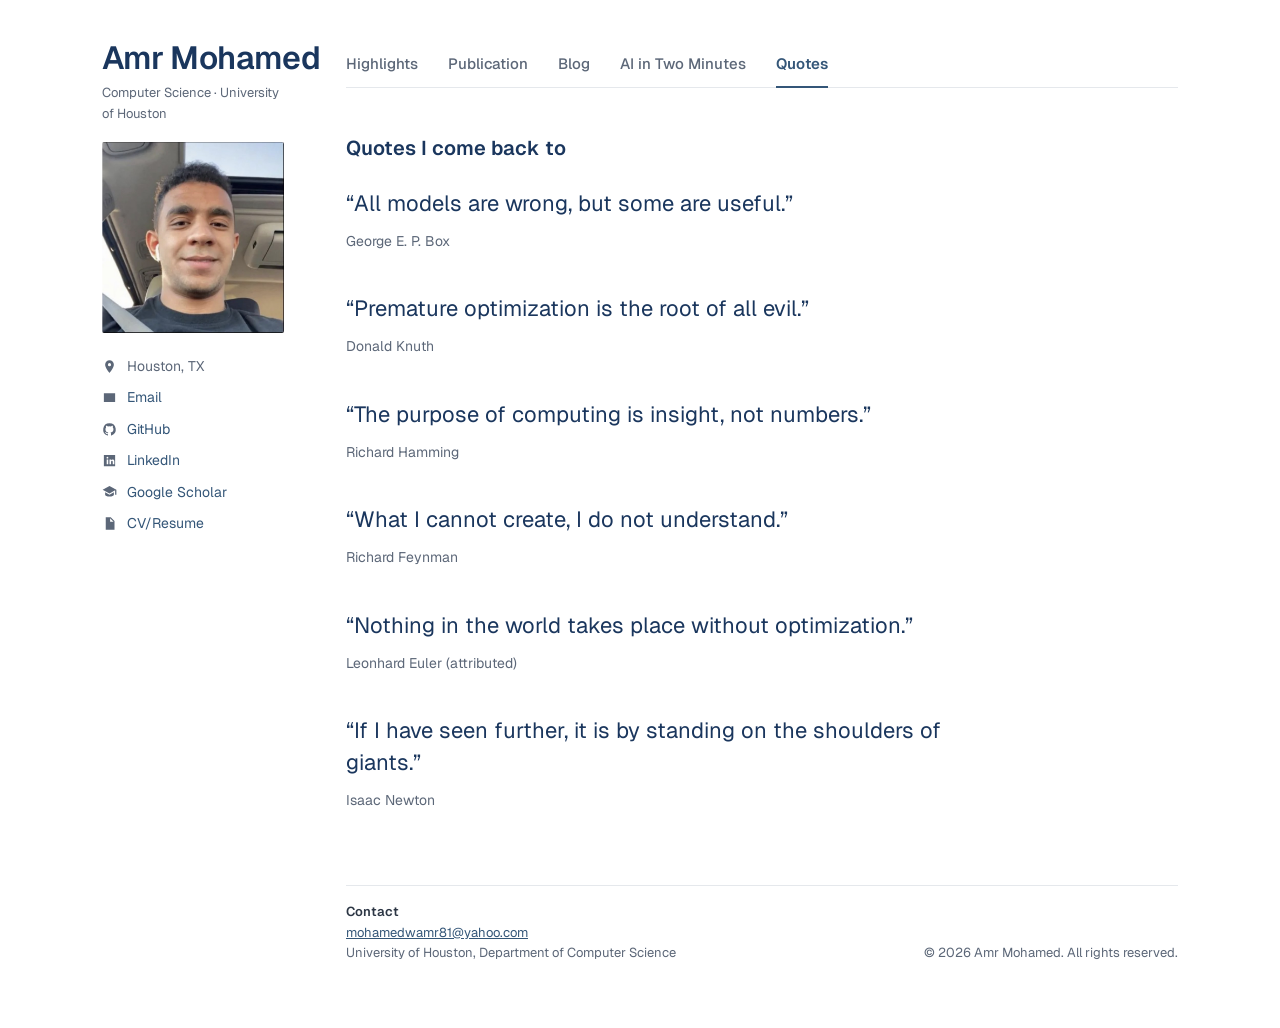
<file: quotes.html>
<!DOCTYPE html>
<html lang="en">
<head>
<meta charset="UTF-8">
<meta name="viewport" content="width=device-width, initial-scale=1">
<meta name="theme-color" content="#ffffff">
<title>Quotes | Amr Mohamed</title>
<meta name="description" content="Amr Mohamed: Computer Science, University of Houston. Optimization, AI for optimization, and energy systems.">
<link rel="preconnect" href="https://fonts.googleapis.com">
<link href="https://fonts.googleapis.com/css2?family=Geist:wght@400;500;600&display=swap" rel="stylesheet">
<link rel="stylesheet" href="style.css?v=15">
</head>
<body>
<div class="page">
<aside class="side">
  <h1><a href="index.html">Amr Mohamed</a></h1>
  <p class="sub">Computer Science · University of Houston</p>
  <div class="portrait">
    <img src="images/profile.jpg?v=75b1ff2b" onerror="this.onerror=null;this.src='images/profile.svg'" alt="Portrait of Amr Mohamed">
    <img class="hover-art" src="images/goku-hover.webp" alt="">
  </div>
  <ul>
    <li><span><svg viewBox="0 0 24 24"><path d="M12 2a7 7 0 0 0-7 7c0 5 7 13 7 13s7-8 7-13a7 7 0 0 0-7-7zm0 9.5A2.5 2.5 0 1 1 12 6.5a2.5 2.5 0 0 1 0 5z"/></svg>Houston, TX</span></li>
    <li><a href="mailto:mohamedwamr81@yahoo.com"><svg viewBox="0 0 24 24"><path d="M3 5h18v14H3zM4.5 6.5 12 12l7.5-5.5V8L12 13.5 4.5 8z"/></svg>Email</a></li>
    <li><a href="https://github.com/MAmr9UH"><svg viewBox="0 0 24 24"><path d="M12 2a10 10 0 0 0-3.2 19.5c.5.1.7-.2.7-.5v-1.7c-2.8.6-3.4-1.3-3.4-1.3-.5-1.2-1.1-1.5-1.1-1.5-.9-.6.1-.6.1-.6 1 .1 1.5 1 1.5 1 .9 1.6 2.4 1.1 2.9.8.1-.7.4-1.1.6-1.3-2.2-.3-4.6-1.1-4.6-5 0-1.1.4-2 1-2.7-.1-.3-.4-1.3.1-2.7 0 0 .8-.3 2.8 1a9.6 9.6 0 0 1 5 0c1.9-1.3 2.8-1 2.8-1 .5 1.4.2 2.4.1 2.7.6.7 1 1.6 1 2.7 0 3.9-2.4 4.7-4.6 5 .4.3.7.9.7 1.9V21c0 .3.2.6.7.5A10 10 0 0 0 12 2z"/></svg>GitHub</a></li>
    <li><a href="https://linkedin.com/in/Mohamed-Amr-UH"><svg viewBox="0 0 24 24"><path d="M3 3h18v18H3zm4.5 7.5V18H10v-7.5zM8.7 6a1.4 1.4 0 1 0 0 2.8 1.4 1.4 0 0 0 0-2.8zM12 10.5V18h2.5v-4c0-1.2.6-1.8 1.4-1.8s1.3.6 1.3 1.8v4h2.5v-4.6c0-2.3-1.2-3.1-2.8-3.1-1.2 0-2 .6-2.4 1.2v-1z"/></svg>LinkedIn</a></li>
    <li><a href="#"><svg viewBox="0 0 24 24"><path d="M12 3 1 9l11 6 9-4.9V17h2V9zM5 13.2V17c0 1.7 3.1 3 7 3s7-1.3 7-3v-3.8l-7 3.8z"/></svg>Google Scholar</a></li>
    <li><a href="cv.pdf"><svg viewBox="0 0 24 24"><path d="M6 2h8l6 6v14H6zm7 1.5V9h5.5zM9 13h8v1.5H9zm0 3h8v1.5H9z"/></svg>CV/Resume</a></li>
  </ul>
</aside>
<main>
  <nav class="tabs" aria-label="Main navigation">
    <a href="index.html">Highlights</a>
    <a href="publications.html">Publication</a>
    <a href="blog.html">Blog</a>
    <a href="teaching.html">AI in Two Minutes</a>
    <a href="quotes.html" class="on" aria-current="page">Quotes</a>
  </nav>
  <h2 style="margin-top:0">Quotes I come back to</h2>
  <!-- To add a quote, copy one <blockquote>. -->
  <blockquote class="quote"><p>“All models are wrong, but some are useful.”</p><cite>George E. P. Box</cite></blockquote>
  <blockquote class="quote"><p>“Premature optimization is the root of all evil.”</p><cite>Donald Knuth</cite></blockquote>
  <blockquote class="quote"><p>“The purpose of computing is insight, not numbers.”</p><cite>Richard Hamming</cite></blockquote>
  <blockquote class="quote"><p>“What I cannot create, I do not understand.”</p><cite>Richard Feynman</cite></blockquote>
  <blockquote class="quote"><p>“Nothing in the world takes place without optimization.”</p><cite>Leonhard Euler (attributed)</cite></blockquote>
  <blockquote class="quote"><p>“If I have seen further, it is by standing on the shoulders of giants.”</p><cite>Isaac Newton</cite></blockquote>
  <footer><div><strong>Contact</strong><br><a href="mailto:mohamedwamr81@yahoo.com">mohamedwamr81@yahoo.com</a><br>University of Houston, Department of Computer Science</div><div>© 2026 Amr Mohamed. All rights reserved.</div></footer>
</main>
</div>
</body>
</html>
</file>
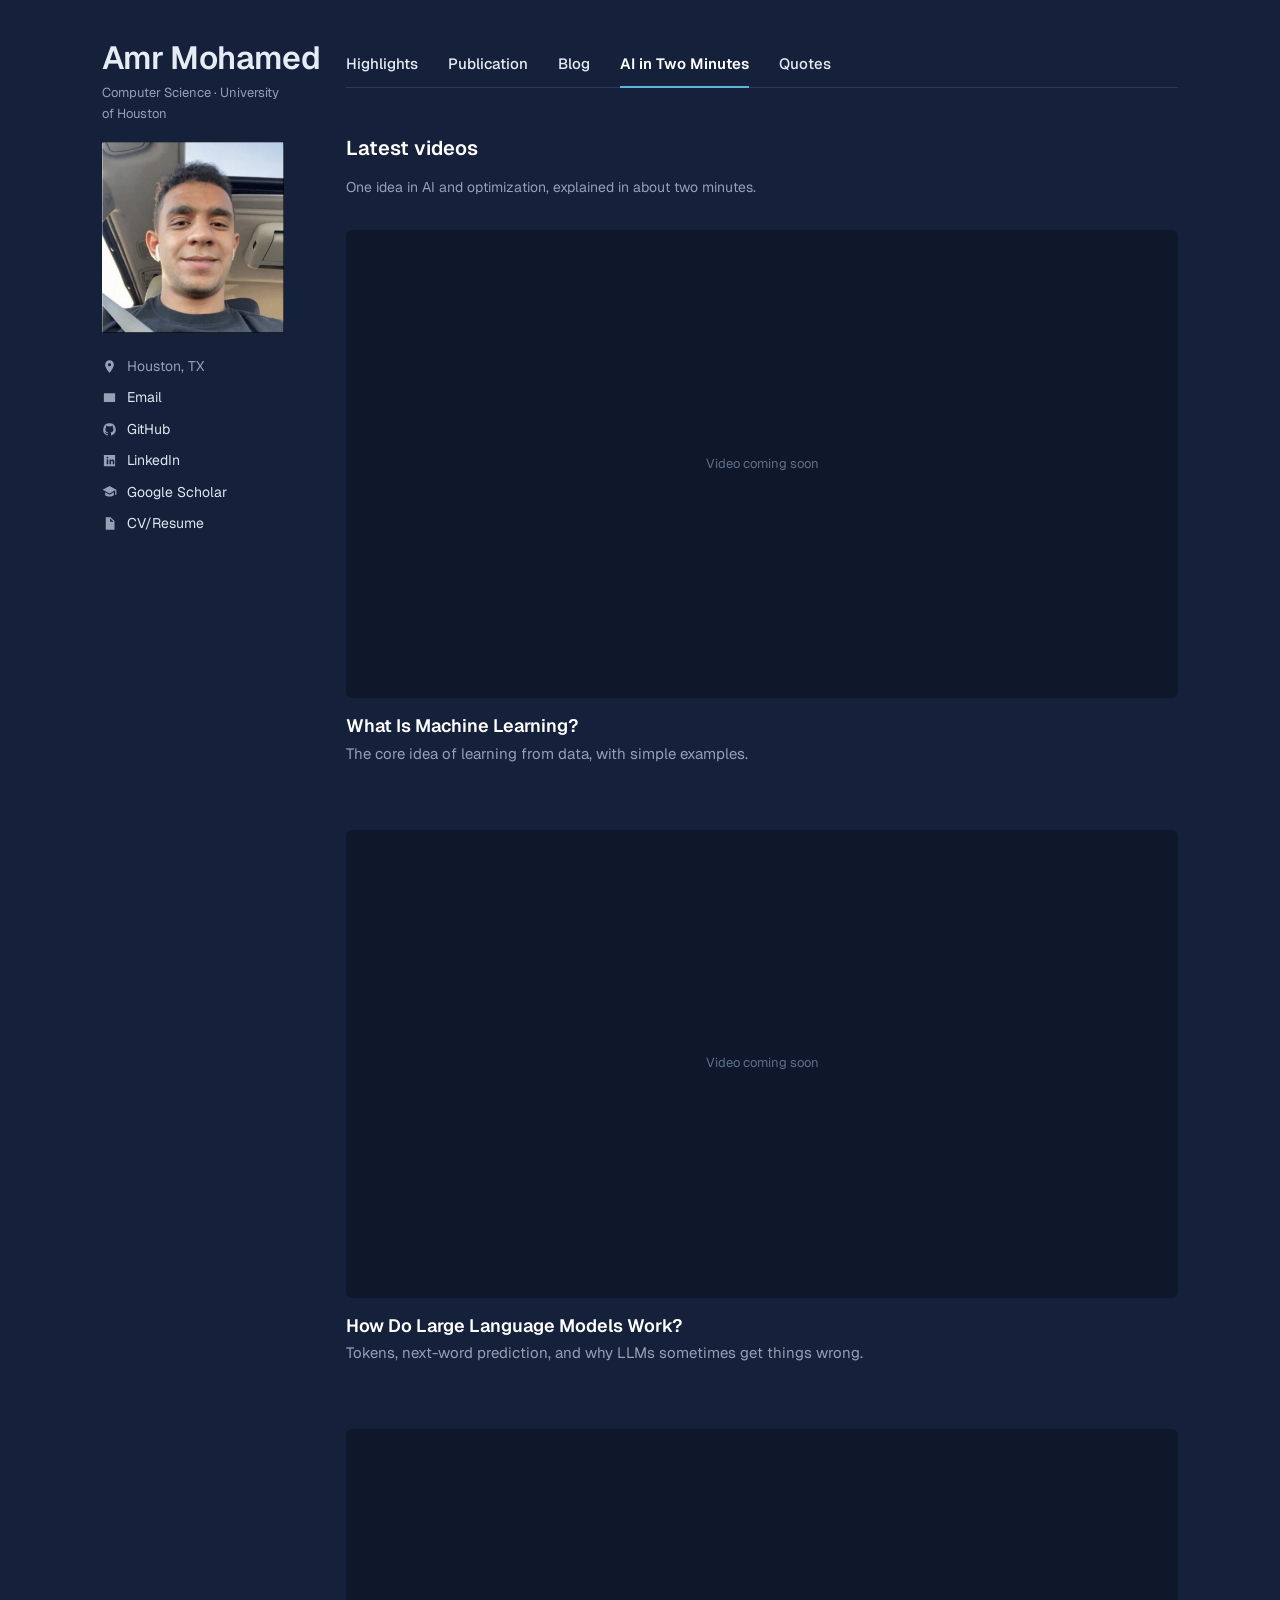
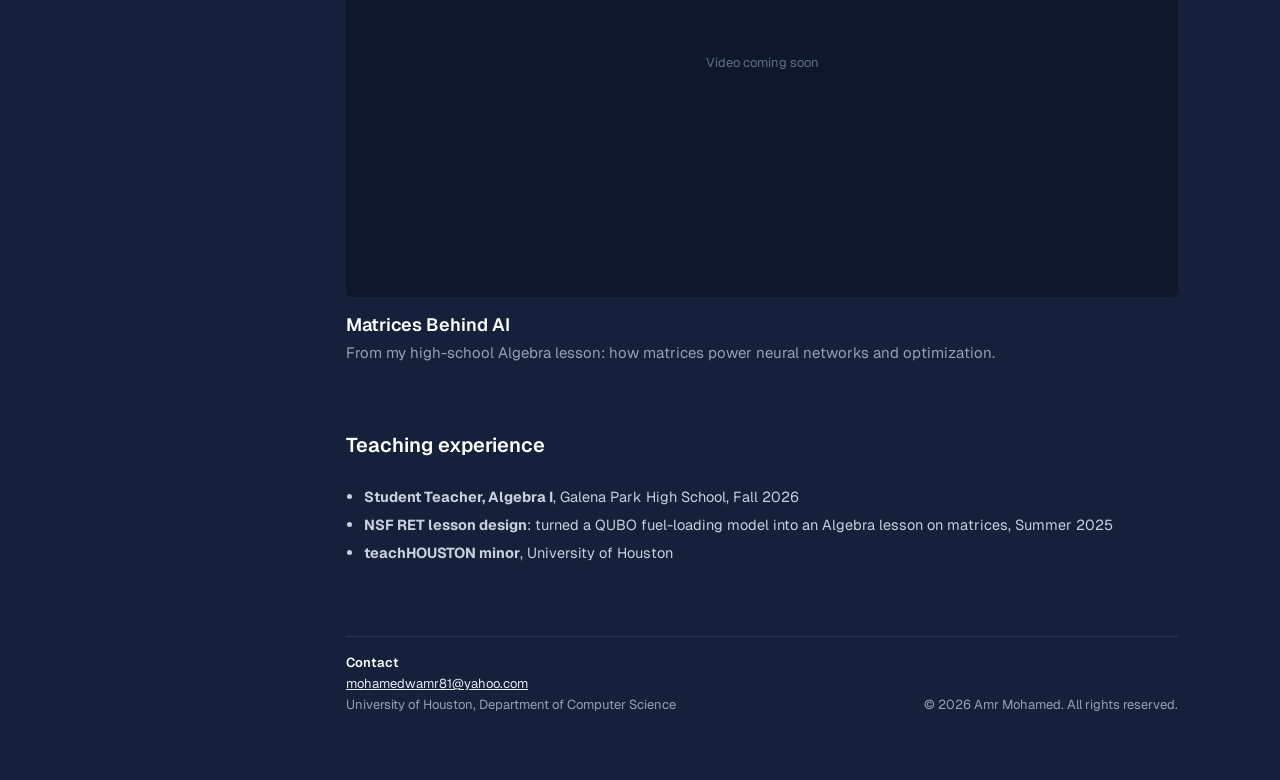
<file: teaching.html>
<!DOCTYPE html>
<html lang="en">
<head>
<meta charset="UTF-8">
<meta name="viewport" content="width=device-width, initial-scale=1">
<meta name="theme-color" content="#15203a">
<title>AI in Two Minutes | Amr Mohamed</title>
<meta name="description" content="Amr Mohamed: Computer Science, University of Houston. Optimization, AI for optimization, and energy systems.">
<link rel="preconnect" href="https://fonts.googleapis.com">
<link href="https://fonts.googleapis.com/css2?family=Geist:wght@400;500;600&display=swap" rel="stylesheet">
<link rel="stylesheet" href="style.css?v=15">
</head>
<body class="dark">
<div class="page">
<aside class="side">
  <h1><a href="index.html">Amr Mohamed</a></h1>
  <p class="sub">Computer Science · University of Houston</p>
  <div class="portrait">
    <img src="images/profile.jpg?v=75b1ff2b" onerror="this.onerror=null;this.src='images/profile.svg'" alt="Portrait of Amr Mohamed">
    <img class="hover-art" src="images/goku-hover.webp" alt="">
  </div>
  <ul>
    <li><span><svg viewBox="0 0 24 24"><path d="M12 2a7 7 0 0 0-7 7c0 5 7 13 7 13s7-8 7-13a7 7 0 0 0-7-7zm0 9.5A2.5 2.5 0 1 1 12 6.5a2.5 2.5 0 0 1 0 5z"/></svg>Houston, TX</span></li>
    <li><a href="mailto:mohamedwamr81@yahoo.com"><svg viewBox="0 0 24 24"><path d="M3 5h18v14H3zM4.5 6.5 12 12l7.5-5.5V8L12 13.5 4.5 8z"/></svg>Email</a></li>
    <li><a href="https://github.com/MAmr9UH"><svg viewBox="0 0 24 24"><path d="M12 2a10 10 0 0 0-3.2 19.5c.5.1.7-.2.7-.5v-1.7c-2.8.6-3.4-1.3-3.4-1.3-.5-1.2-1.1-1.5-1.1-1.5-.9-.6.1-.6.1-.6 1 .1 1.5 1 1.5 1 .9 1.6 2.4 1.1 2.9.8.1-.7.4-1.1.6-1.3-2.2-.3-4.6-1.1-4.6-5 0-1.1.4-2 1-2.7-.1-.3-.4-1.3.1-2.7 0 0 .8-.3 2.8 1a9.6 9.6 0 0 1 5 0c1.9-1.3 2.8-1 2.8-1 .5 1.4.2 2.4.1 2.7.6.7 1 1.6 1 2.7 0 3.9-2.4 4.7-4.6 5 .4.3.7.9.7 1.9V21c0 .3.2.6.7.5A10 10 0 0 0 12 2z"/></svg>GitHub</a></li>
    <li><a href="https://linkedin.com/in/Mohamed-Amr-UH"><svg viewBox="0 0 24 24"><path d="M3 3h18v18H3zm4.5 7.5V18H10v-7.5zM8.7 6a1.4 1.4 0 1 0 0 2.8 1.4 1.4 0 0 0 0-2.8zM12 10.5V18h2.5v-4c0-1.2.6-1.8 1.4-1.8s1.3.6 1.3 1.8v4h2.5v-4.6c0-2.3-1.2-3.1-2.8-3.1-1.2 0-2 .6-2.4 1.2v-1z"/></svg>LinkedIn</a></li>
    <li><a href="#"><svg viewBox="0 0 24 24"><path d="M12 3 1 9l11 6 9-4.9V17h2V9zM5 13.2V17c0 1.7 3.1 3 7 3s7-1.3 7-3v-3.8l-7 3.8z"/></svg>Google Scholar</a></li>
    <li><a href="cv.pdf"><svg viewBox="0 0 24 24"><path d="M6 2h8l6 6v14H6zm7 1.5V9h5.5zM9 13h8v1.5H9zm0 3h8v1.5H9z"/></svg>CV/Resume</a></li>
  </ul>
</aside>
<main>
  <nav class="tabs" aria-label="Main navigation">
    <a href="index.html">Highlights</a>
    <a href="publications.html">Publication</a>
    <a href="blog.html">Blog</a>
    <a href="teaching.html" class="on" aria-current="page">AI in Two Minutes</a>
    <a href="quotes.html">Quotes</a>
  </nav>
  <h2 style="margin-top:0">Latest videos</h2>
  <p class="by" style="margin:-12px 0 32px">One idea in AI and optimization, explained in about two minutes.</p>
  <!-- TO ADD A VIDEO, replace <div class="soon">Video coming soon</div> with ONE of these:
       File in this repo (under 100 MB):  <video src="videos/1.mp4" controls preload="metadata"></video>
       YouTube:  <iframe src="https://www.youtube.com/embed/VIDEO_ID" allowfullscreen loading="lazy"></iframe> -->
  <article class="vid"><div class="video"><div class="soon">Video coming soon</div></div><h3>What Is Machine Learning?</h3><p class="by">The core idea of learning from data, with simple examples.</p></article>
  <article class="vid"><div class="video"><div class="soon">Video coming soon</div></div><h3>How Do Large Language Models Work?</h3><p class="by">Tokens, next-word prediction, and why LLMs sometimes get things wrong.</p></article>
  <article class="vid"><div class="video"><div class="soon">Video coming soon</div></div><h3>Matrices Behind AI</h3><p class="by">From my high-school Algebra lesson: how matrices power neural networks and optimization.</p></article>

  <h2>Teaching experience</h2>
  <ul class="plain">
    <li><strong>Student Teacher, Algebra I</strong>, Galena Park High School, Fall 2026</li>
    <li><strong>NSF RET lesson design</strong>: turned a QUBO fuel-loading model into an Algebra lesson on matrices, Summer 2025</li>
    <li><strong>teachHOUSTON minor</strong>, University of Houston</li>
  </ul>
  <footer><div><strong>Contact</strong><br><a href="mailto:mohamedwamr81@yahoo.com">mohamedwamr81@yahoo.com</a><br>University of Houston, Department of Computer Science</div><div>© 2026 Amr Mohamed. All rights reserved.</div></footer>
</main>
</div>
</body>
</html>
</file>
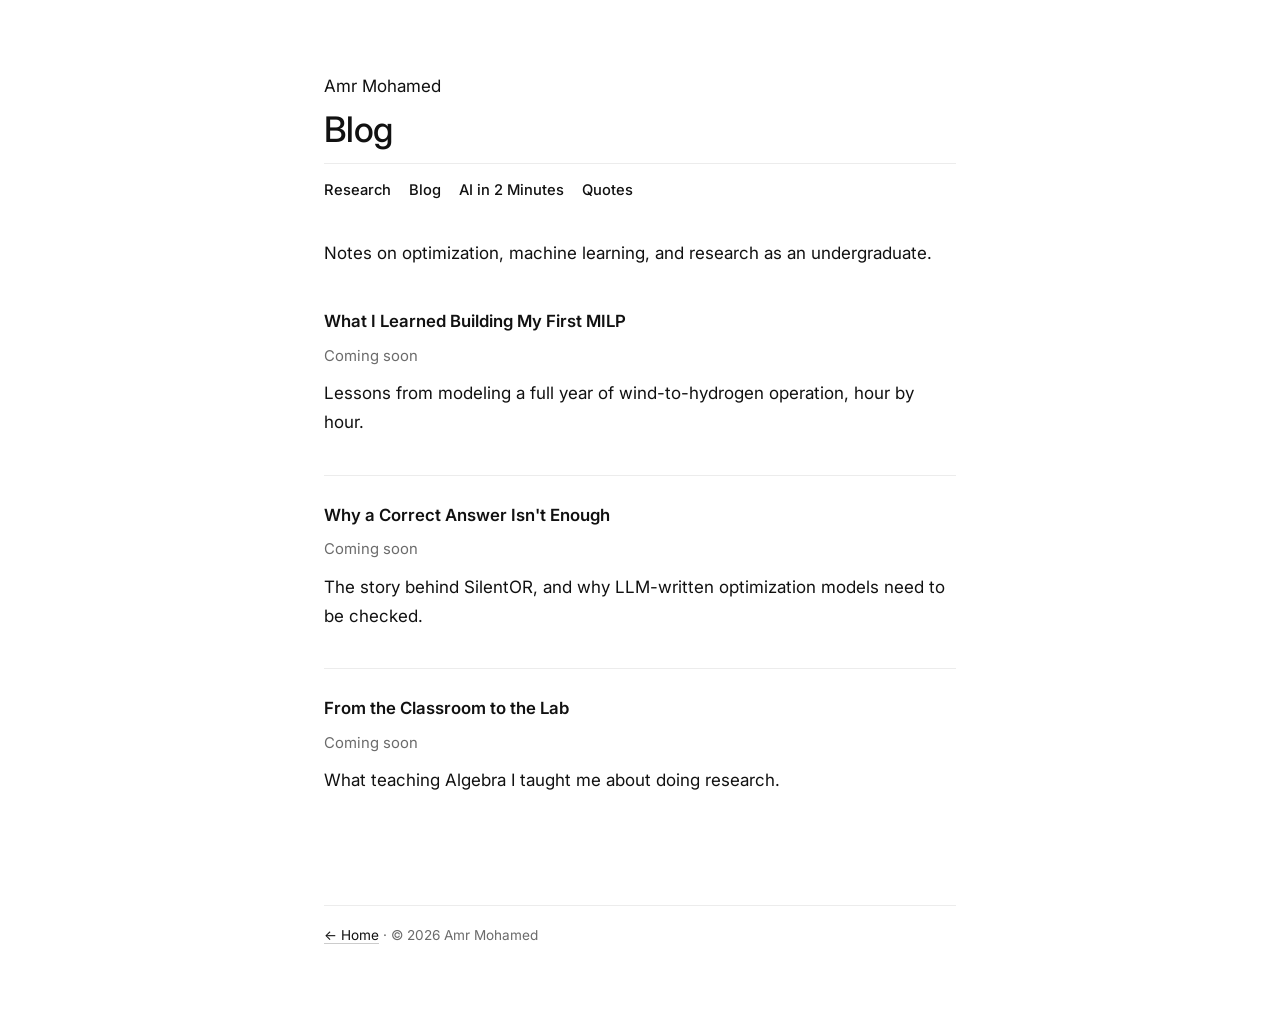
<file: MAmr9UH.github.io/blog.html>
<!DOCTYPE html>
<html lang="en">
<head>
<meta charset="UTF-8">
<meta name="viewport" content="width=device-width, initial-scale=1">
<meta name="theme-color" content="#ffffff">
<title>Blog — Amr Mohamed</title>
<link rel="preconnect" href="https://fonts.googleapis.com">
<link href="https://fonts.googleapis.com/css2?family=Inter:wght@400;500;600&display=swap" rel="stylesheet">
<link rel="stylesheet" href="style.css">
</head>
<body>
<main id="main">
<header>
  <p class="loc" style="margin:0 0 8px"><a href="index.html" style="text-decoration:none">Amr Mohamed</a></p>
  <h1>Blog</h1>
  <ul class="nav">
    <li><a href="index.html#publications">Research</a></li>
    <li><a href="blog.html">Blog</a></li>
    <li><a href="teaching.html">AI in 2 Minutes</a></li>
    <li><a href="quotes.html">Quotes</a></li>
  </ul>
</header>
<section class="bio"><p>Notes on optimization, machine learning, and research as an undergraduate.</p></section>
<section>
  <!-- To add a post: copy one <article>, change the title, date and text.
       For a full post, create a new file (e.g. blog-silentor.html) and link the title to it. -->
  <article class="entry">
    <h3>What I Learned Building My First MILP</h3>
    <p class="by">Coming soon</p>
    <p>Lessons from modeling a full year of wind-to-hydrogen operation, hour by hour.</p>
  </article>
  <article class="entry">
    <h3>Why a Correct Answer Isn't Enough</h3>
    <p class="by">Coming soon</p>
    <p>The story behind SilentOR, and why LLM-written optimization models need to be checked.</p>
  </article>
  <article class="entry">
    <h3>From the Classroom to the Lab</h3>
    <p class="by">Coming soon</p>
    <p>What teaching Algebra I taught me about doing research.</p>
  </article>
</section>
<footer><a href="index.html">← Home</a> · © 2026 Amr Mohamed</footer>
</main>
</body>
</html>
</file>
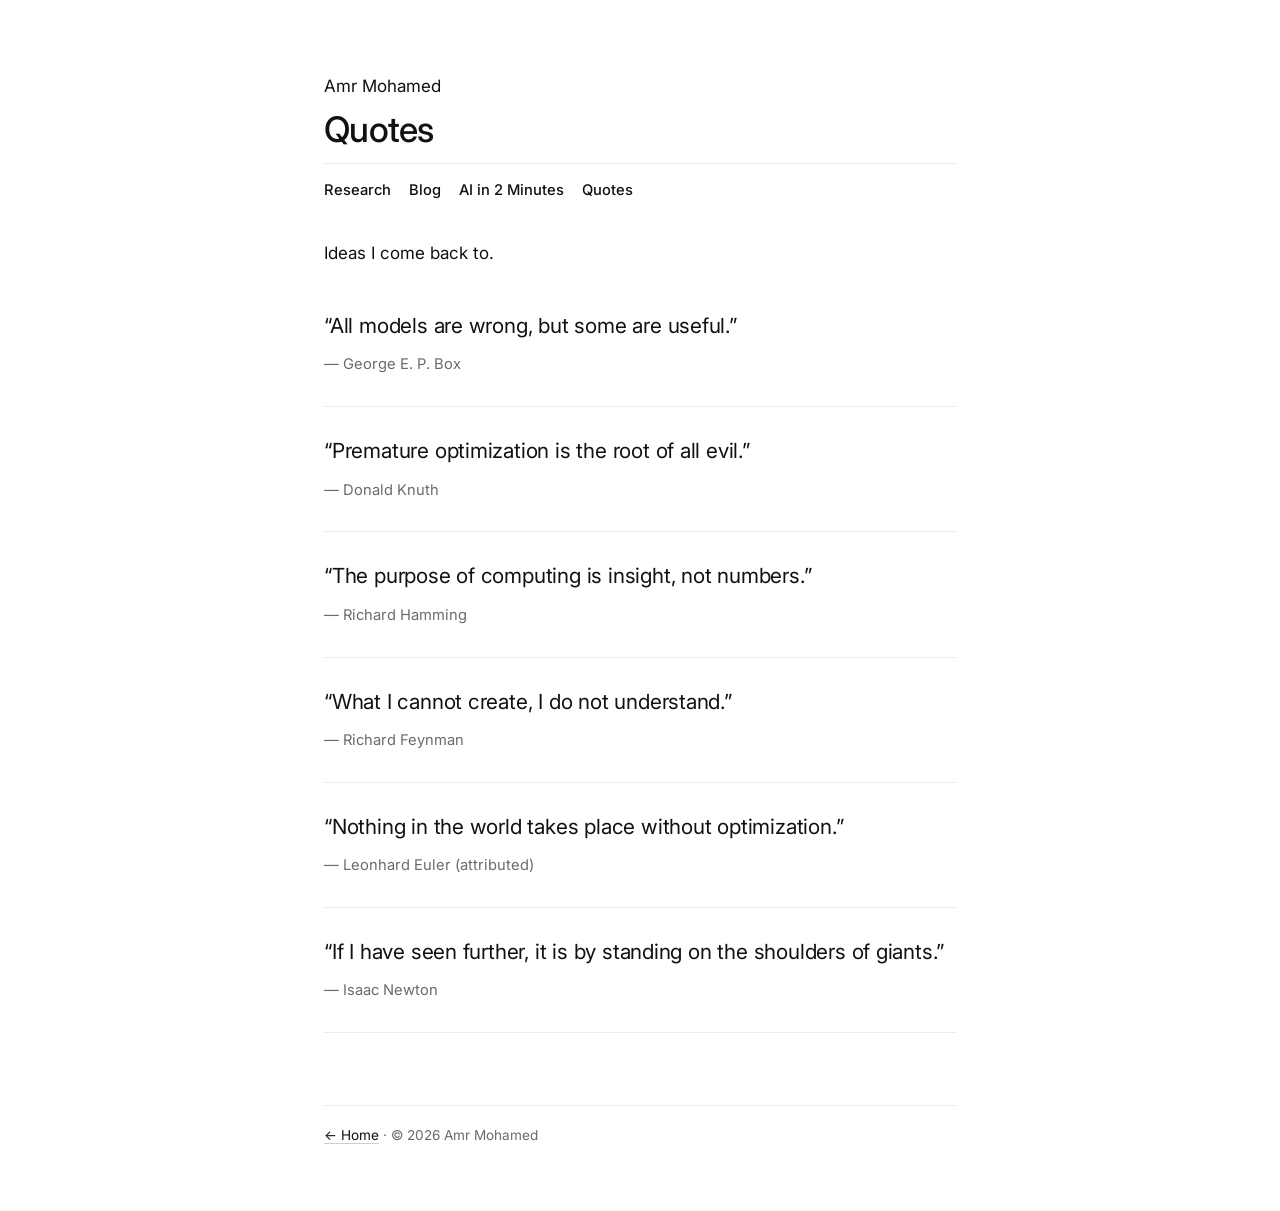
<file: MAmr9UH.github.io/quotes.html>
<!DOCTYPE html>
<html lang="en">
<head>
<meta charset="UTF-8">
<meta name="viewport" content="width=device-width, initial-scale=1">
<meta name="theme-color" content="#ffffff">
<title>Quotes — Amr Mohamed</title>
<link rel="preconnect" href="https://fonts.googleapis.com">
<link href="https://fonts.googleapis.com/css2?family=Inter:wght@400;500;600&display=swap" rel="stylesheet">
<link rel="stylesheet" href="style.css">
</head>
<body>
<main id="main">
<header>
  <p class="loc" style="margin:0 0 8px"><a href="index.html" style="text-decoration:none">Amr Mohamed</a></p>
  <h1>Quotes</h1>
  <ul class="nav">
    <li><a href="index.html#publications">Research</a></li>
    <li><a href="blog.html">Blog</a></li>
    <li><a href="teaching.html">AI in 2 Minutes</a></li>
    <li><a href="quotes.html">Quotes</a></li>
  </ul>
</header>
<section class="bio"><p>Ideas I come back to.</p></section>
<section>
  <!-- To add a quote, copy one <blockquote> block. -->
  <blockquote class="quote"><p>“All models are wrong, but some are useful.”</p><cite>— George E. P. Box</cite></blockquote>
  <blockquote class="quote"><p>“Premature optimization is the root of all evil.”</p><cite>— Donald Knuth</cite></blockquote>
  <blockquote class="quote"><p>“The purpose of computing is insight, not numbers.”</p><cite>— Richard Hamming</cite></blockquote>
  <blockquote class="quote"><p>“What I cannot create, I do not understand.”</p><cite>— Richard Feynman</cite></blockquote>
  <blockquote class="quote"><p>“Nothing in the world takes place without optimization.”</p><cite>— Leonhard Euler (attributed)</cite></blockquote>
  <blockquote class="quote"><p>“If I have seen further, it is by standing on the shoulders of giants.”</p><cite>— Isaac Newton</cite></blockquote>
</section>
<footer><a href="index.html">← Home</a> · © 2026 Amr Mohamed</footer>
</main>
</body>
</html>
</file>
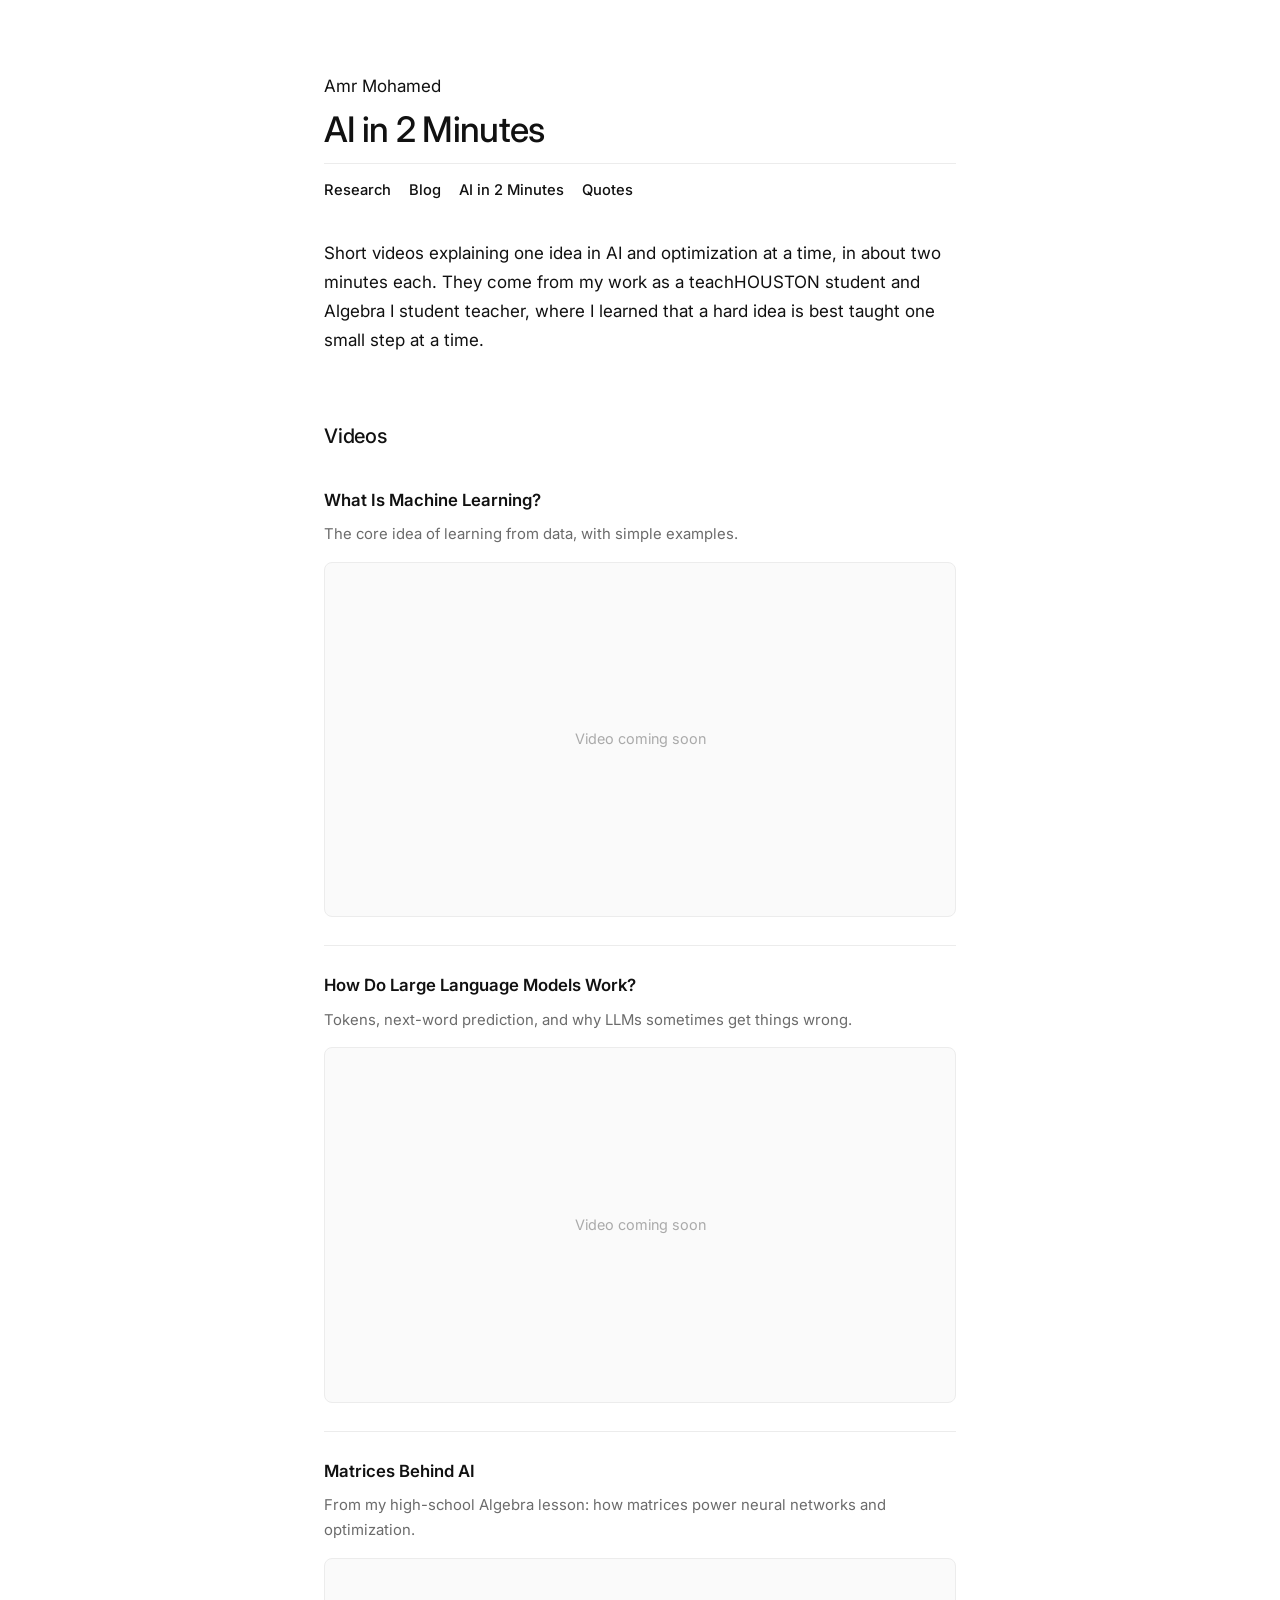
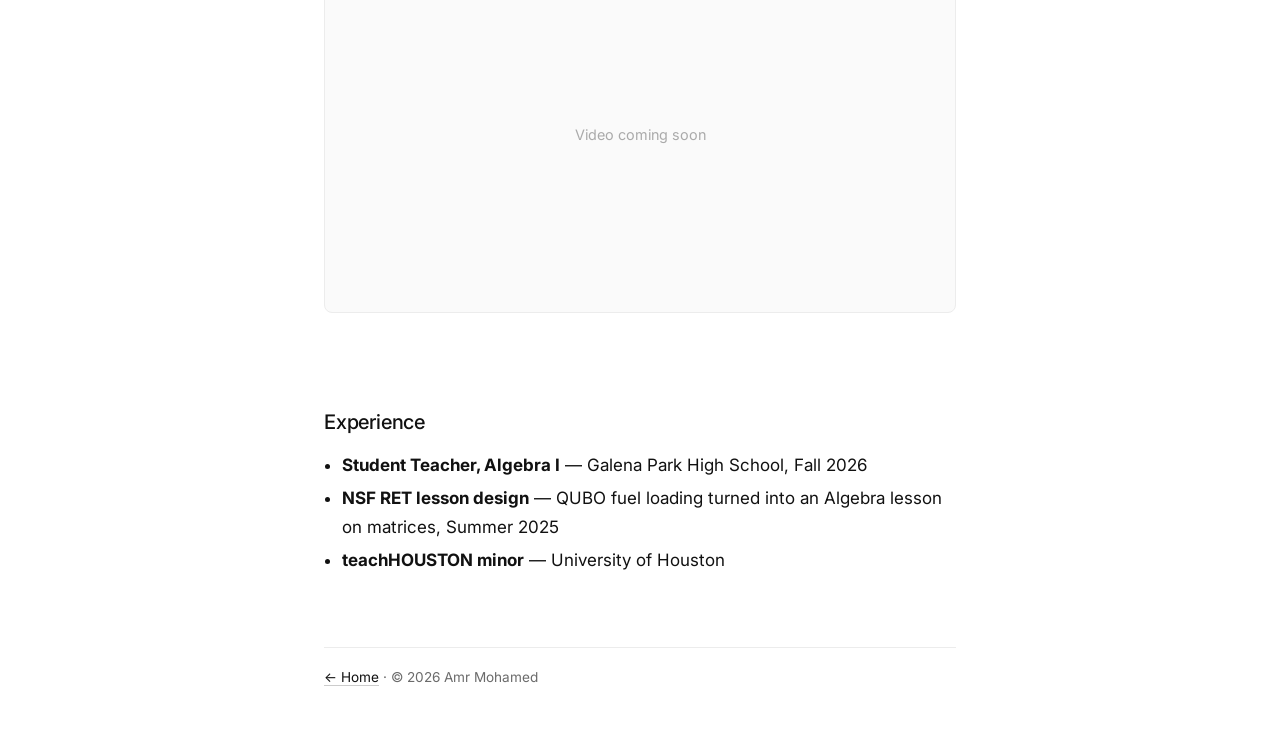
<file: MAmr9UH.github.io/teaching.html>
<!DOCTYPE html>
<html lang="en">
<head>
<meta charset="UTF-8">
<meta name="viewport" content="width=device-width, initial-scale=1">
<meta name="theme-color" content="#ffffff">
<title>AI in 2 Minutes — Amr Mohamed</title>
<link rel="preconnect" href="https://fonts.googleapis.com">
<link href="https://fonts.googleapis.com/css2?family=Inter:wght@400;500;600&display=swap" rel="stylesheet">
<link rel="stylesheet" href="style.css">
</head>
<body>
<main id="main">
<header>
  <p class="loc" style="margin:0 0 8px"><a href="index.html" style="text-decoration:none">Amr Mohamed</a></p>
  <h1>AI in 2 Minutes</h1>
  <ul class="nav">
    <li><a href="index.html#publications">Research</a></li>
    <li><a href="blog.html">Blog</a></li>
    <li><a href="teaching.html">AI in 2 Minutes</a></li>
    <li><a href="quotes.html">Quotes</a></li>
  </ul>
</header>
<section class="bio">
  <p>Short videos explaining one idea in AI and optimization at a time, in about two minutes each. They come from my work as a teachHOUSTON student and Algebra I student teacher, where I learned that a hard idea is best taught one small step at a time.</p>
</section>

<section>
  <h2>Videos</h2>
  <!-- TO ADD A VIDEO, replace <div class="soon">Video coming soon</div> with ONE of these:
       Option 1 (file in this repo, under 100 MB):  <video src="videos/1.mp4" controls preload="metadata"></video>
       Option 2 (YouTube):  <iframe src="https://www.youtube.com/embed/VIDEO_ID" allowfullscreen loading="lazy"></iframe> -->
  <article class="entry">
    <h3>What Is Machine Learning?</h3>
    <p class="by">The core idea of learning from data, with simple examples.</p>
    <div class="video"><div class="soon">Video coming soon</div></div>
  </article>
  <article class="entry">
    <h3>How Do Large Language Models Work?</h3>
    <p class="by">Tokens, next-word prediction, and why LLMs sometimes get things wrong.</p>
    <div class="video"><div class="soon">Video coming soon</div></div>
  </article>
  <article class="entry">
    <h3>Matrices Behind AI</h3>
    <p class="by">From my high-school Algebra lesson: how matrices power neural networks and optimization.</p>
    <div class="video"><div class="soon">Video coming soon</div></div>
  </article>
</section>

<section>
  <h2>Experience</h2>
  <ul class="plain">
    <li><strong>Student Teacher, Algebra I</strong> — Galena Park High School, Fall 2026</li>
    <li><strong>NSF RET lesson design</strong> — QUBO fuel loading turned into an Algebra lesson on matrices, Summer 2025</li>
    <li><strong>teachHOUSTON minor</strong> — University of Houston</li>
  </ul>
</section>


<footer><a href="index.html">← Home</a> · © 2026 Amr Mohamed</footer>
</main>
</body>
</html>
</file>
<file: style.css>
/* Amr Mohamed — sidebar layout, navy on white */
:root{--page-bg:#ffffff;--navy:#1a365d;--link:#345678;--ink:#2c3644;--muted:#5c6778;--line:#e5e8ec}
*{box-sizing:border-box}
html{scroll-behavior:smooth}
body{margin:0;background:var(--page-bg);color:var(--ink);font:400 16px/1.6 Geist,-apple-system,"Segoe UI",Roboto,"Helvetica Neue",Arial,sans-serif}
a{color:var(--link)}
img,video{max-width:100%;display:block}

.page{max-width:1140px;margin:0 auto;padding:40px 32px 64px;display:grid;grid-template-columns:182px minmax(0,1fr);gap:62px}

/* sidebar */
.side h1{font-size:32px;white-space:nowrap;line-height:1.15;font-weight:600;color:var(--navy);margin:0;letter-spacing:-.02em}
.side h1 a{text-decoration:none;color:inherit}
.side .sub{color:var(--muted);font-size:13px;margin:6px 0 18px}
.portrait{position:relative;width:182px;max-width:100%;align-self:start;border-radius:2px;overflow:hidden}
.portrait img{width:100%;height:auto}
.portrait .hover-art{position:absolute;inset:0;height:100%;object-fit:contain;background:var(--page-bg);opacity:0;pointer-events:none;transition:opacity .25s ease}
body.dark .hover-art{background:#15203a}
@media (hover:hover){.portrait:hover .hover-art{opacity:1}}
@media (prefers-reduced-motion:reduce){.portrait .hover-art{transition:none}}
.side ul{list-style:none;padding:0;margin:22px 0 0}
.side li{margin:0 0 9px;font-size:14px}
.side li a,.side li span{display:flex;align-items:center;gap:10px;color:var(--link);text-decoration:none}
.side li a:hover{color:var(--navy);text-decoration:underline}
.side li span{color:var(--muted)}
.side svg{width:15px!important;height:15px!important;max-width:15px;flex:none;fill:var(--muted)}

/* tabs */
.tabs{display:flex;gap:30px;border-bottom:1px solid var(--line);margin:0 0 44px;flex-wrap:wrap}
.tabs a{font-size:15px;font-weight:500;color:var(--muted);text-decoration:none;padding:12px 0 10px;border-bottom:2px solid transparent;margin-bottom:-1px}
.tabs a:hover{color:var(--navy)}
.tabs a.on{color:var(--navy);border-color:var(--navy)}

/* intro */
.intro .lead,.lead{font-size:26px;line-height:1.4;color:var(--navy);margin:0 0 22px;max-width:660px;font-weight:400;letter-spacing:-.01em}
.intro p{font-size:15px;color:var(--ink);max-width:540px;margin:0 0 12px}

h2{font-size:20px;font-weight:600;color:var(--navy);margin:64px 0 24px}

/* entries: text left, figure right */
.entry{display:grid;grid-template-columns:minmax(0,1fr) 302px;gap:44px;margin-bottom:56px;align-items:start}
.entry.nofig{grid-template-columns:minmax(0,1fr)}
h3{font-size:17px;line-height:1.3;font-weight:600;color:var(--navy);margin:0 0 8px}
h3 a{color:inherit;text-decoration:none}h3 a:hover{text-decoration:underline}
.by{font-size:14px;color:var(--muted);margin:0 0 12px}
.by u{text-decoration:none;font-weight:500;color:var(--ink)}
.entry p{font-size:14.5px;line-height:1.6;margin:0 0 12px}
.more{display:flex;gap:18px;font-size:14px}
.more a{text-underline-offset:3px}
.fig{border:1px solid var(--line);border-radius:4px;overflow:hidden;background:#fafbfc;aspect-ratio:4/3}
.fig img,.fig video{width:100%;height:100%;object-fit:contain;background:#fff}

ul.plain{padding-left:18px;margin:0;font-size:14.5px}ul.plain li{margin:5px 0}

/* quotes */
.quote{margin:0 0 40px;max-width:640px}
.quote p{font-size:22px;line-height:1.45;color:var(--navy);margin:0 0 8px}
.quote cite{font-style:normal;font-size:14px;color:var(--muted)}

/* videos */
.video{position:relative;aspect-ratio:16/9;border:1px solid var(--line);border-radius:4px;overflow:hidden;background:#fafbfc}
.video iframe,.video video{position:absolute;inset:0;width:100%;height:100%;border:0}
.soon{display:grid;place-items:center;height:100%;color:#9aa3ae;font-size:13px}

footer{margin-top:72px;padding-top:16px;border-top:1px solid var(--line);color:var(--muted);font-size:13px}

@media(max-width:820px){
  .page{grid-template-columns:1fr;gap:28px;padding-top:28px}
  .side{display:grid;grid-template-columns:120px 1fr;gap:4px 20px;align-items:start}
  .side h1,.side .sub{grid-column:1/-1}
  .portrait{width:120px;height:auto}
  .side ul{margin:0}
  .entry{grid-template-columns:1fr;gap:18px}
  .lead{font-size:22px}
}
footer{display:flex;justify-content:space-between;align-items:flex-end;gap:16px;flex-wrap:wrap}
footer strong{color:var(--ink);font-weight:600}
.entry .fig{aspect-ratio:16/9}
.tabs a{transition:color .2s,border-color .2s}
.tabs a:hover{border-color:#c9d2de}
/* active tab */
.tabs a.on{color:var(--link);border-color:var(--link);border-bottom-width:2px;font-weight:600}
.tabs a:hover{color:var(--link)}

/* AI in Two Minutes: dark navy theme */
body.dark{background:#15203a;color:#c7d0dd;--navy:#ffffff;--ink:#c7d0dd;--muted:#93a1b5;--line:#2a3958}
body.dark a{color:#e6ecf5}
body.dark .side li a{color:#dfe6f0}
body.dark .side svg{fill:#93a1b5}
body.dark .tabs a.on{color:#ffffff;border-color:#5fb3d9}
body.dark .tabs a:hover{color:#ffffff}
body.dark .portrait{border-radius:2px}
body.dark .video{background:#0f182b;border-color:#0f182b}
body.dark .soon{color:#5d6f8c}
body.dark footer strong{color:#fff}
body.dark .fig{background:#0f182b;border-color:#24324e}
.vid{margin-bottom:64px}
.vid .video{aspect-ratio:16/9;margin-bottom:16px;border-radius:6px}
.vid h3{font-size:18px;margin:0 0 4px}
.vid .by{font-size:15px}

/* Smooth theme change between pages */
@view-transition{navigation:auto}
::view-transition-old(root),::view-transition-new(root){animation-duration:.9s;animation-timing-function:ease-in-out}
/* Entering AI in Two Minutes: page fades from white into dark navy */
@keyframes toDark{from{background-color:var(--page-bg)}to{background-color:#15203a}}
@keyframes inkIn{from{opacity:0;transform:translateY(6px)}to{opacity:1;transform:none}}
body.dark{animation:toDark 1.1s ease-in-out both}
body.dark .page{animation:inkIn 1.1s ease-out .15s both}
@media (prefers-reduced-motion:reduce){body.dark,body.dark .page{animation:none}::view-transition-old(root),::view-transition-new(root){animation:none}}
</file>
<file: MAmr9UH.github.io/style.css>
/* Amr Mohamed — minimal single-column academic site */
:root{color-scheme:light;--ink:#111;--muted:#6b6b6b;--line:#ececec}
*{box-sizing:border-box}
html{scroll-behavior:smooth}
body{margin:0;background:#fff;color:var(--ink);font:400 17px/1.7 Inter,system-ui,-apple-system,"Segoe UI",sans-serif}
a{color:var(--ink);text-decoration:underline;text-decoration-color:#ccc;text-underline-offset:3px}
a:hover{text-decoration-color:var(--ink)}
img,video{max-width:100%;display:block}
.skip{position:absolute;left:-999px}.skip:focus{left:12px;top:12px;background:#fff;padding:6px 10px}

main{max-width:680px;margin:0 auto;padding:72px 24px 64px}

/* header */
.head{display:flex;justify-content:space-between;align-items:flex-start;gap:24px}
h1{font-size:2.2rem;font-weight:500;letter-spacing:-.02em;margin:0;line-height:1.15}
.loc{color:var(--muted);margin:6px 0 0}
.portrait{width:120px;height:120px;border-radius:50%;object-fit:cover;flex:none}
.links,.nav{list-style:none;padding:0;margin:20px 0 0;display:flex;flex-wrap:wrap;gap:6px 18px;font-size:.92rem}
.links a{color:var(--muted);text-decoration:none}.links a:hover{color:var(--ink)}
.nav{margin-top:14px;padding-top:14px;border-top:1px solid var(--line)}
.nav a{text-decoration:none;font-weight:500}.nav a:hover{color:var(--muted)}
.bio{margin-top:36px}.bio p{margin:0 0 14px}

/* sections */
h2{font-size:1.25rem;font-weight:500;margin:64px 0 8px;letter-spacing:-.01em}
.entry{padding:28px 0;border-bottom:1px solid var(--line)}
.entry:last-child{border-bottom:0}
h3{font-size:1.05rem;font-weight:600;margin:0 0 4px;line-height:1.4}
h3 a{text-decoration:none}h3 a:hover{text-decoration:underline}
.by{color:var(--muted);font-size:.93rem;margin:0}
.by u{color:var(--ink);text-decoration-color:#bbb}
.entry p{margin:10px 0}
.more{font-size:.92rem;display:flex;gap:16px;flex-wrap:wrap}
.fig{margin-top:16px;border-radius:8px;overflow:hidden;border:1px solid var(--line);background:#fafafa;aspect-ratio:16/9}
.fig img,.fig video{width:100%;height:100%;object-fit:cover}

ul.plain{padding-left:18px;margin:12px 0}ul.plain li{margin:4px 0}

/* teaching videos */
.video{position:relative;aspect-ratio:16/9;margin-top:14px;border-radius:8px;overflow:hidden;border:1px solid var(--line);background:#fafafa}
.video iframe{position:absolute;inset:0;width:100%;height:100%;border:0}
.soon{display:grid;place-items:center;height:100%;color:#aaa;font-size:.9rem}

footer{margin-top:72px;padding-top:18px;border-top:1px solid var(--line);color:var(--muted);font-size:.85rem}

@media(max-width:560px){
  main{padding-top:40px}
  .head{flex-direction:column-reverse}
  .portrait{width:96px;height:96px}
  h1{font-size:1.9rem}
  body{font-size:16px}
}

/* quotes */
.quote{margin:0;padding:28px 0;border-bottom:1px solid var(--line)}
.quote p{font-size:1.3rem;line-height:1.5;margin:0 0 8px;letter-spacing:-.01em}
.quote cite{color:var(--muted);font-style:normal;font-size:.92rem}

/* photo: black & white, color on hover */
.portrait{filter:grayscale(100%);transition:filter .5s ease}
.portrait:hover{filter:grayscale(0%)}
.video video{position:absolute;inset:0;width:100%;height:100%;background:#000}
</file>
